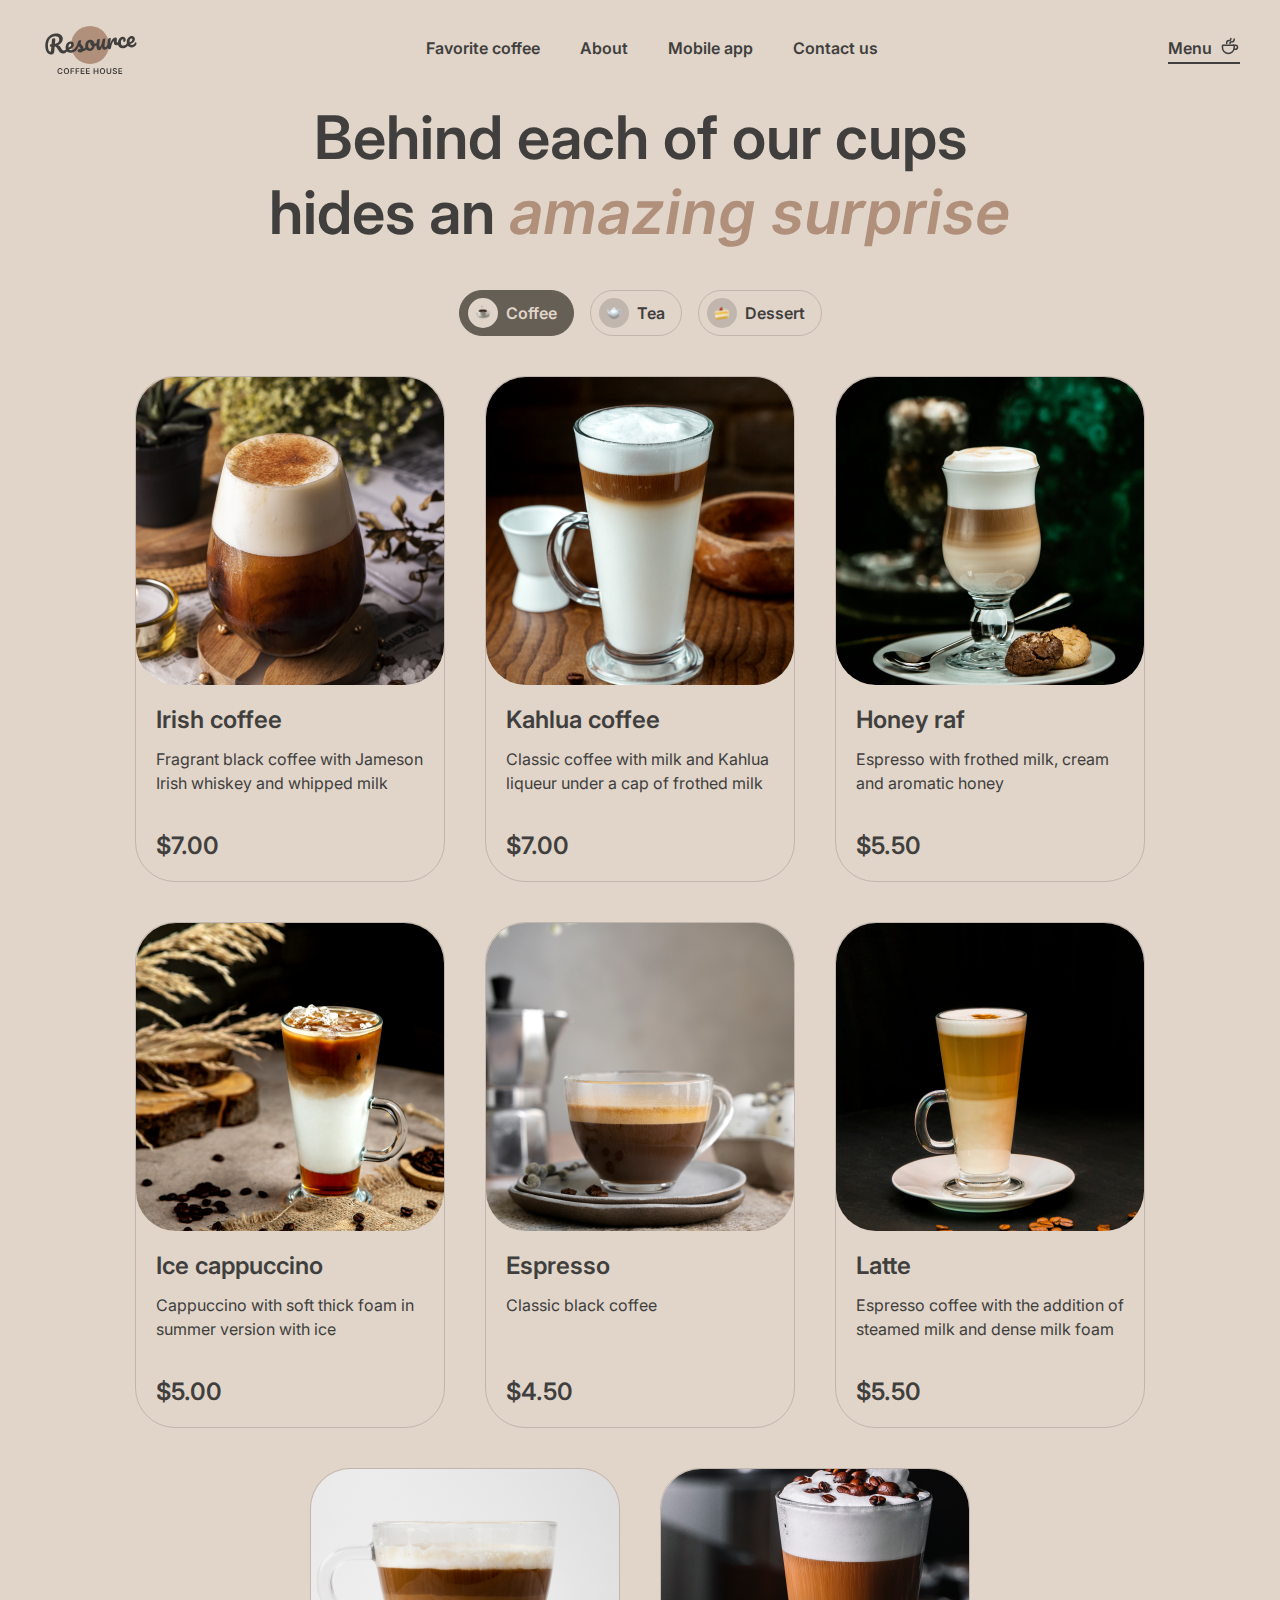
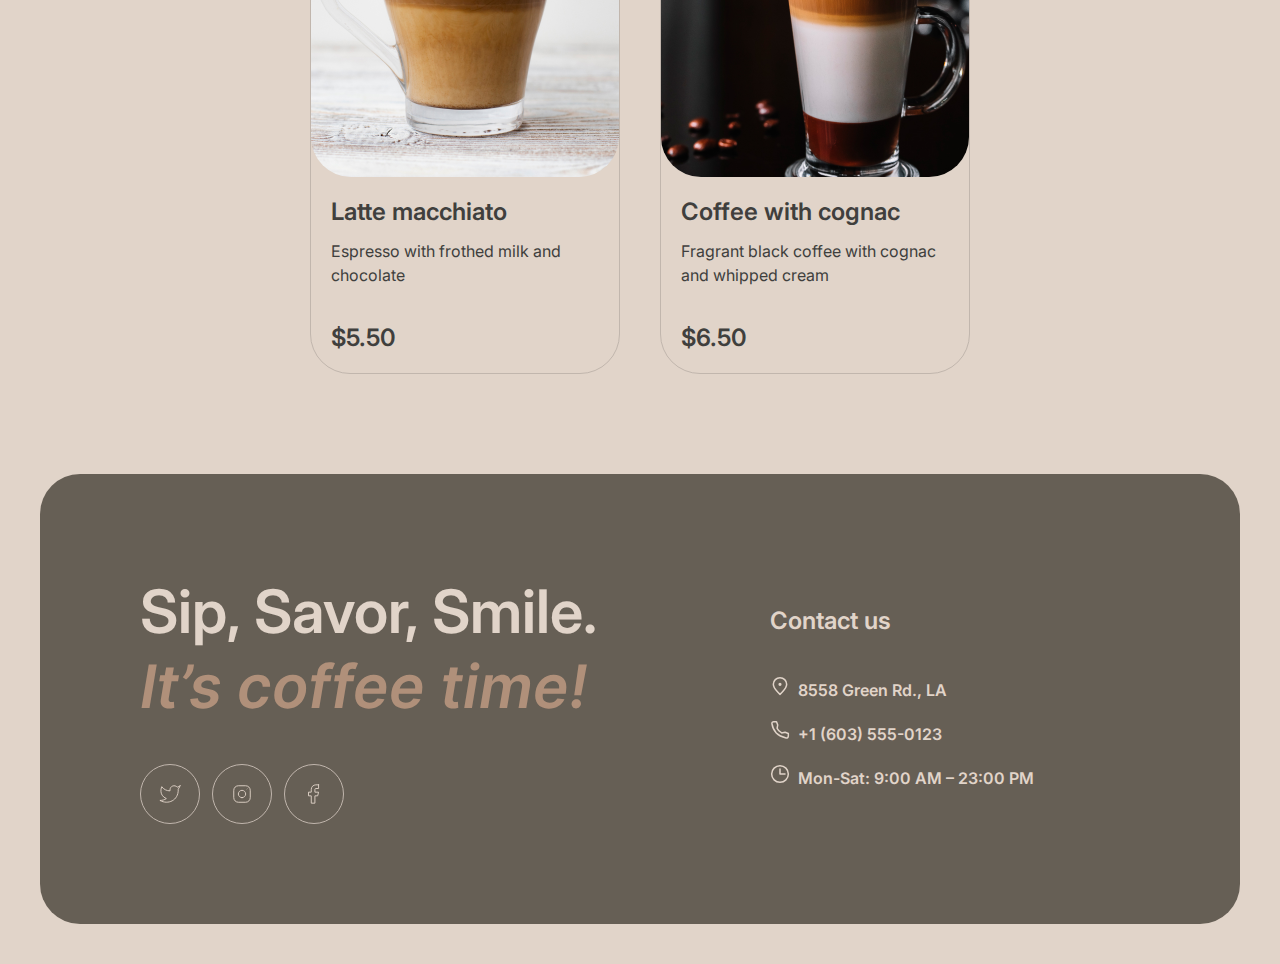
<file: coffee-house/menu.html>
<!DOCTYPE html>
<html lang="en">
<head>
  <meta charset="UTF-8">
  <meta name="viewport" content="width=device-width, initial-scale=1.0">
  <title>Coffee House</title>
  <link rel="preconnect" href="https://fonts.googleapis.com">
  <link rel="preconnect" href="https://fonts.gstatic.com" crossorigin>
  <link href="https://fonts.googleapis.com/css2?family=Inter:wght@400;600&display=swap" rel="stylesheet">
  <link rel="stylesheet" href="./styles/index.css">
  <link rel="icon" type="image/x-icon" href="./images/favicon.ico">
</head>

<body class="body">
  <div class="wrapper">
    <header id="header_menu">
      <div class="header_container">
        <a href="index.html"><img src="./images/logo.svg" alt="Coffee House"></a>
        <div class="header_navigation-block">
          <div class="nav-block_wrapper">
            <nav>
              <ul class="nav_list">
                <li class="nav_list-item"><a href="index.html#favorite-coffee_section" class="nav_list-item_link">Favorite coffee</a></li>
                <li class="nav_list-item"><a href="index.html#about_section" class="nav_list-item_link">About</a></li>
                <li class="nav_list-item"><a href="index.html#mobile-app_section" class="nav_list-item_link">Mobile app</a></li>
                <li class="nav_list-item"><a href="#footer_menu" class="nav_list-item_link">Contact us</a></li>
              </ul>
            </nav>
            <div class="nav_menu-link menu_page">Menu<img src="./images/coffee-cup-icon.svg" alt="Menu Icon"></div>
          </div>  
        </div>
        <div class="burger-menu_button">
          <span></span>
          <span></span>
        </div>
      </div>
    </header>
    
    <main>
      <section>
        <div class="menu_container">
          <h1>Behind each of our cups hides an <span>amazing surprise</span></h1>
          <div class="menu_buttons">
            <button class="menu_button_item coffee active">
              <img src="./images/menu_coffee_icon.svg" alt="Choose Coffee Block">
              <span>Coffee</span>
            </button>
            <button class="menu_button_item tea">
              <img src="./images/menu_tea_icon.svg" alt="Choose Tea Block">
              <span>Tea</span>
            </button>
            <button class="menu_button_item dessert">
              <img src="./images/menu_dessert_icon.svg" alt="Choose Dessert Block">
              <span>Dessert</span>
            </button>
          </div>

          <div class="menu-items_container coffee">
            <div class="menu_single-item_container item1">
              <div class="menu_single-item_photo-frame">
                <img src="./images/coffee_photo1.png" alt="Irish coffee">
              </div>
              <div class="menu_single-item_text">
                <h4>Irish coffee</h4>
                <p>Fragrant black coffee with Jameson Irish whiskey and whipped milk</p>
                <span>$7.00</span>
              </div>
            </div>

            <div class="menu_single-item_container item2">
              <div class="menu_single-item_photo-frame">
                <img src="./images/coffee_photo2.png" alt="Kahlua coffee">
              </div>
              <div class="menu_single-item_text">
                <h4>Kahlua coffee</h4>
                <p>Classic coffee with milk and Kahlua liqueur under a cap of frothed milk</p>
                <span>$7.00</span>
              </div>
            </div>

            <div class="menu_single-item_container item3">
              <div class="menu_single-item_photo-frame">
                <img src="./images/coffee_photo3.png" alt="Honey raf">
              </div>
              <div class="menu_single-item_text">
                <h4>Honey raf</h4>
                <p>Espresso with frothed milk, cream and aromatic honey</p>
                <span>$5.50</span>
              </div>
            </div>

            <div class="menu_single-item_container item4">
              <div class="menu_single-item_photo-frame">
                <img src="./images/coffee_photo4.png" alt="Ice cappuccino">
              </div>
              <div class="menu_single-item_text">
                <h4>Ice cappuccino</h4>
                <p>Cappuccino with soft thick foam in summer version with ice</p>
                <span>$5.00</span>
              </div>
            </div>

            <div class="menu_single-item_container item5">
              <div class="menu_single-item_photo-frame">
                <img src="./images/coffee_photo5.png" alt="Espresso">
              </div>
              <div class="menu_single-item_text">
                <h4>Espresso</h4>
                <p>Classic black coffee</p>
                <span>$4.50</span>
              </div>
            </div>

            <div class="menu_single-item_container item6">
              <div class="menu_single-item_photo-frame">
                <img src="./images/coffee_photo6.png" alt="Latte">
              </div>
              <div class="menu_single-item_text">
                <h4>Latte</h4>
                <p>Espresso coffee with the addition of steamed milk and dense milk foam</p>
                <span>$5.50</span>
              </div>
            </div>

            <div class="menu_single-item_container item7">
              <div class="menu_single-item_photo-frame">
                <img src="./images/coffee_photo7.png" alt="Latte macchiato">
              </div>
              <div class="menu_single-item_text">
                <h4>Latte macchiato</h4>
                <p>Espresso with frothed milk and chocolate</p>
                <span>$5.50</span>
              </div>
            </div>

            <div class="menu_single-item_container item8">
              <div class="menu_single-item_photo-frame">
                <img src="./images/coffee_photo8.png" alt="Coffee with cognac">
              </div>
              <div class="menu_single-item_text">
                <h4>Coffee with cognac</h4>
                <p>Fragrant black coffee with cognac and whipped cream</p>
                <span>$6.50</span>
              </div>
            </div>
          </div>
          
          <div class="menu_preloader-button">
            <svg xmlns="http://www.w3.org/2000/svg" width="24" height="24" viewBox="0 0 24 24" fill="none">
              <path d="M21.8883 13.5C21.1645 18.3113 17.013 22 12 22C6.47715 22 2 17.5228 2 12C2 6.47715 6.47715 2 12 2C16.1006 2 19.6248 4.46819 21.1679 8" stroke="#403F3D" stroke-linecap="round" stroke-linejoin="round"/>
              <path d="M17 8H21.4C21.7314 8 22 7.73137 22 7.4V3" stroke="#403F3D" stroke-linecap="round" stroke-linejoin="round"/>
            </svg>
          </div>
          
        </div>
      </section>
    </main>
    
    <footer class="footer" id="footer_menu">
      <div class="footer_container">
        <div class="footer_social-media">
          <h2>Sip, Savor, Smile. <span>It’s coffee time!</span></h2>
          <ul>
            <li><a href="#" class="footer_social-media_link twitter">
              <svg xmlns="http://www.w3.org/2000/svg" width="24" height="24" viewBox="0 0 24 24" fill="none">
                <path d="M23 3.01006C23 3.01006 20.9821 4.20217 19.86 4.54006C19.2577 3.84757 18.4573 3.35675 17.567 3.13398C16.6767 2.91122 15.7395 2.96725 14.8821 3.29451C14.0247 3.62177 13.2884 4.20446 12.773 4.96377C12.2575 5.72309 11.9877 6.62239 12 7.54006V8.54006C10.2426 8.58562 8.50127 8.19587 6.93101 7.4055C5.36074 6.61513 4.01032 5.44869 3 4.01006C3 4.01006 -1 13.0101 8 17.0101C5.94053 18.408 3.48716 19.109 1 19.0101C10 24.0101 21 19.0101 21 7.51006C20.9991 7.23151 20.9723 6.95365 20.92 6.68006C21.9406 5.67355 23 3.01006 23 3.01006Z" stroke="#E1D4C9" stroke-linecap="round" stroke-linejoin="round"/>
              </svg>
            </a></li>
            <li><a href="#" class="footer_social-media_link instagram">
              <svg xmlns="http://www.w3.org/2000/svg" width="24" height="24" viewBox="0 0 24 24" fill="none">
                <path d="M12 16C14.2091 16 16 14.2091 16 12C16 9.79086 14.2091 8 12 8C9.79086 8 8 9.79086 8 12C8 14.2091 9.79086 16 12 16Z" stroke="#E1D4C9" stroke-linecap="round" stroke-linejoin="round"/>
                <path d="M3 16V8C3 5.23858 5.23858 3 8 3H16C18.7614 3 21 5.23858 21 8V16C21 18.7614 18.7614 21 16 21H8C5.23858 21 3 18.7614 3 16Z" stroke="#E1D4C9"/>
                <path d="M17.5 6.51L17.51 6.49889" stroke="#E1D4C9" stroke-linecap="round" stroke-linejoin="round"/>
              </svg>
            </a></li>
            <li><a href="#" class="footer_social-media_link facebook">
              <svg xmlns="http://www.w3.org/2000/svg" width="24" height="24" viewBox="0 0 24 24" fill="none">
                <path d="M17 2H14C12.6739 2 11.4021 2.52678 10.4645 3.46447C9.52678 4.40215 9 5.67392 9 7V10H6V14H9V22H13V14H16L17 10H13V7C13 6.73478 13.1054 6.48043 13.2929 6.29289C13.4804 6.10536 13.7348 6 14 6H17V2Z" stroke="#E1D4C9" stroke-linecap="round" stroke-linejoin="round"/>
              </svg>
            </a></li>
          </ul>
        </div>
        <div class="footer_contacts">
          <h3>Contact us</h3>
          <ul>            
            <li><a href="https://maps.app.goo.gl/24zaf4mjcr9ReULf6" target="_blank" class="footer_contact_item">
              <img src="./images/contact_map-icon.svg" alt="Map">8558 Green Rd., LA
            </a></li>
            <li><a href="tel:+16035550123" class="footer_contact_item">
              <img src="./images/contact_phone-icon.svg" alt="Phone">+1 (603) 555-0123
            </a></li>
            <li><span class="footer_contact_item">
              <img src="./images/contact_clock-icon.svg" alt="Clock">Mon-Sat: 9:00 AM – 23:00 PM
            </span></li>
          </ul>
        </div>
      </div>
    </footer>
  </div>
  <script src="./js/header_burger_menu.js"></script>
</body>
</html>
</file>
<file: coffee-house/styles/index.css>
html {
  height: 100%;
  scroll-behavior: smooth;
}

*, *::after, *::before {
  margin: 0;
  padding: 0;
  box-sizing: border-box;
}

:root {
  --text-dark: #403F3D;
  --text-accent: #B0907A;
  --text-light: #E1D4C9;
  --background-body: #E1D4C9;
  --background-container: #665F55;
  --background-backdrop: rgba(64, 63, 61, 0.80);
  --border-dark: #665F55;
  --border-light: #C1B6AD; 
}

@font-face {
  font-family: Inter_SemiBold_Italic;
  src: url(../fonts/Inter-SemiBoldItalic.otf);
  font-weight: 600;
}

@font-face {
  font-family: Inter_Inter-Regular;
  src: url(../fonts/Inter-Regular.otf);
  font-weight: 400;
}

body {
  width: 100%;
  height: 100%;
  background-color: var(--background-body);
  font-family: 'Inter', sans-serif;
  font-style: normal;
}

body.show_menu {
  overflow: hidden;
}

.wrapper {
  max-width: 1440px;
  min-height: 100%;
  margin: 0 auto;
  padding: 20px 40px 40px 40px;
  display: flex;
  flex-flow: column nowrap;
}

@media screen and (max-width: 730px) { 
  .wrapper {
    padding: 20px 16px 40px 16px;
  }
}

/* ---------- Header ---------- */

.header_container {
  display: flex;
  flex-flow: row nowrap;
  justify-content: space-between;
  align-items: center;
  width: 100%;
  margin-bottom: 16px;
}

.header_navigation-block {
  display: flex;
  width: calc(50% + 214px);
  height: auto;
}

.nav-block_wrapper {
  display: flex;
  flex-flow: row nowrap;
  align-items: baseline;
  justify-content: space-between;
  width: 100%;
}

.nav_list {
  display: flex;
  flex-flow: row nowrap;
  gap: 40px;
  list-style-type: none;
}

.nav_list-item_link {
  position: relative;
  text-decoration: none;
  color: var(--text-dark);
  font-size: 16px;
  font-weight: 600;
}

.nav_list-item_link::after{
  content: "";
  position: absolute;
  width: 100%;
  height: 2px;
  bottom: -6px;
  background-color: var(--text-dark);
  left: 0%; 
  opacity: 0;
  transition: opacity 0.3s ease-in-out;
}

.nav_menu-link.home_page {
  display: flex;
  align-items: flex-end;
  position: relative;
  text-decoration: none;
  color: var(--text-dark);
  font-size: 16px;
  font-weight: 600;
  line-height: 100%;
  margin-bottom: 12px;
}

.nav_menu-link.home_page::after{
  content: "";
  position: absolute;
  width: 100%;
  height: 2px;
  bottom: -8px;
  background-color: var(--text-dark);
  left: 0%; 
  opacity: 0;
  transition: opacity 0.3s ease-in-out;
}

/* Header menu item on the main page is non-interactive */
.nav_menu-link.menu_page {
  display: flex;
  align-items: flex-end;
  position: relative;
  color: var(--text-dark);
  font-size: 16px;
  font-weight: 600;
  line-height: 100%;
  margin-bottom: 12px;
}

.nav_menu-link.menu_page::after{
  content: "";
  position: absolute;
  width: 100%;
  height: 2px;
  bottom: -8px;
  background-color: var(--text-dark);
  left: 0%; 
}

.nav_menu-link img {
  margin-left: 8px;
}

.burger-menu_button {
  display: none;
  position: relative;
  width: 44px;
  height: 44px;
  justify-content: center;
  align-items: center;
  flex-shrink: 0;
  border-radius: 100px;
  border: 1px solid var(--border-dark);
  margin-bottom: 4px;
}

.burger-menu_button span {
  position: absolute;
  width: 18px;
  height: 1px;
  border: none;
  border-radius: 1.5px;
  background-color: var(--text-dark); 
  transition: transform 0.2s;
}

.burger-menu_button span:nth-child(1) {
  transform: translateY(-4px);
}

.burger-menu_button span:nth-child(2) {
  transform: translateY(4px);
}

.burger-menu_button.show_menu span:nth-child(1) {
  transform: translateY(0) rotate(-45deg);
}

.burger-menu_button.show_menu span:nth-child(2) {
  transform: translateY(0) rotate(45deg);
}

/*.header_navigation-block {
  display: flex;
  width: calc(50% + 214px);
  height: auto;
}

.nav-block_wrapper {
  display: flex;
  flex-flow: row nowrap;
  align-items: baseline;
  justify-content: space-between;
  width: 100%;
}*/

@media screen and (max-width: 768px) {
  .header_navigation-block {
    display: flex;
    justify-content: flex-start;
    flex: 1 0 0;
    width: 100%;
    height: 100%;
    padding: 60px 40px;
    position: fixed;
    right: -100%;
    top: 100px;
    z-index: 10;
    background-color: var(--background-body);
    visibility: hidden;
    transition: all 0.4s;
  }
  .header_navigation-block.show_menu {
    transform: translateX(-100%);
    visibility: visible;
  }
  .nav-block_wrapper {
    display: flex;
    flex-flow: column nowrap;
    align-items: center;
    justify-content: flex-start;
    flex: 1 0 0;
    gap: 100px;
    width: 100%;
    height: calc(100% - 80px);
    overflow-y: auto;
  }
  .nav-block_wrapper nav {
    align-self: stretch;
  }
  .nav_list {
    display: flex;
    flex-flow: column nowrap;
    align-items: center;
    gap: 60px;
  }
  .nav_list-item_link {
    font-size: 32px;
    font-weight: 600;
    line-height: 125%;
    text-align: center;
  }
  .nav_menu-link.home_page,
  .nav_menu-link.menu_page {
    font-size: 32px;
    font-weight: 600;
    line-height: 125%;
    margin-bottom: 0;
  }  
  .nav_menu-link img {
    margin-left: 16px;
    width: 40px;
    height: 40px;
  }
  .burger-menu_button {
    display: flex;
    cursor: pointer;
  }
}

@media screen and (max-width: 380px) {
  .header_navigation-block {
    padding: 60px 16px;
  }
}

/* ---------- Enjoy section ---------- */

.main {
  flex-grow: 1;
}

.enjoy_container {
  position: relative;
  width: 100%;
  height: auto;
  border-radius: 40px;
  overflow: hidden;
}

.enjoy_container video {
  position: absolute;
  left: 50%;
  top: 50%;
  transform: translate(-50%, -50%);
  object-fit: cover;
  z-index: -1;
  width: 100%;
  height: 100%;
}

.enjoy_text {
  display: flex;
  flex-flow: column nowrap;
  gap: 40px;
  max-width: 530px;
  margin: 100px auto 100px 100px;
}

.enjoy_text h1 {
  color: var(--text-light);
  font-size: 72px;
  font-weight: 600;
  line-height: 105%;
  text-align: left;
}

.enjoy_text h1 span {
  color: var(--text-accent);
  font-family: Inter_SemiBold_Italic;
}

.enjoy_text p {
  color: var(--text-light);
  font-size: 16px;
  font-weight: 400;
  line-height: 150%;
  text-align: left;
}

.enjoy_button {
  display: flex;
  align-items: center;
  justify-content: center;
  text-decoration: none;
  background: var(--background-body);
  width: 200px;
  padding: 20px 0;
  border-radius: 100px;
  text-align: center;
}

.enjoy_button-text {
  position: relative;
  transition: transform 0.5s ease-in-out;
  color: var(--text-dark);  
  font-size: 16px;
  font-weight: 600;
  line-height: 150%;
}

.enjoy_button-text::after {
  content: url(../images/coffee-cup-icon.svg);
  position: absolute;
  top: 0px;
  right: -28px;
  opacity: 0;
  transition: opacity 0.5s ease-in-out;
}

@media screen and (max-width: 940px) {
  .enjoy_text {
    margin: 100px 60px;
  } 
}

@media screen and (max-width: 730px) {
  .enjoy_text {
    margin: 60px 16px;
  }
  .enjoy_text h1 {
    font-size: 42px;
    line-height: 115%;
  }
}

/* ---------- Favourite Coffee section ---------- */

.favourite-coffee {
  display: flex;
  flex-flow: column nowrap;
  align-items: center;
  margin-top: 100px;
}

h2 { /* Sections Favourite-coffee, About, Mobile app */
  color: var(--text-dark);
  text-align: left;
  font-size: 60px;
  font-weight: 600;
  line-height: 125%;
}

.favourite-coffee h2 {
  text-align: center;
}

h2 > span {
  color: var(--text-accent);
  font-family: Inter_SemiBold_Italic;
}

@media screen and (max-width: 730px) {
  h2 {
    font-size: 32px;
  }
}

.favourite_carousel {
  display: flex;
  flex-flow: row nowrap;
  justify-content: space-between;
  align-items: center;
  width: 100%;
  margin-top: 40px;
}

.carousel_arrow svg{
  width: 60px;
  height: 60px;
  margin: 0 4px 44px 4px;
  padding: 18px;
  border: 1px solid var(--border-dark);
  border-radius: 100px;
  transition: background-color 0.4s ease-in-out;
}

.carousel_arrow svg path{
  transition: stroke 0.4s ease-in-out;
}

.carousel_switching-area {
  display: flex;
  flex-flow: column nowrap;
  align-items: center;
  justify-content: flex-start;
  gap: 40px;
  width: 100%;
}

.carousel_slide-window {
  width: 480px;
  height: auto;
  overflow: hidden;
}

.carousel_slide-train {
  display: flex;
  flex-flow: row nowrap;
  gap: 50px;
  position: relative;
  left: 0px;
  transition: 0.5s ease-in-out;
}

.carousel_slide {
  display: flex;
  flex-flow: column nowrap;
  width: 480px;
}

.carousel_slide h3 {
  margin-top: 20px;
  color: var(--text-dark);
  text-align: center;
  font-size: 24px;
  font-weight: 600;
  line-height: 125%;
}

.carousel_slide p {
  margin-top: 16px;
  color: var(--text-dark);
  text-align: center;
  font-size: 16px;
  font-weight: 400;
  line-height: 150%;
}

.carousel_slide span {
  margin-top: 16px;
  color: var(--text-dark);
  text-align: center;
  font-size: 24px;
  font-weight: 600;
  line-height: 125%;
}

.carousel_pagination {
  display: flex;
  flex-flow: row nowrap;
  gap: 12px;
}

.carousel_pagination_control {
  width: 40px;
  height: 4px;
  border: none;
  border-radius: 100px;
  background-color: var(--border-light);
}

.carousel_pagination_control div {
  width: 0%;
  height: 100%;
  background-color: var(--border-dark);
}

@keyframes progress {
  from {width: 0%;}
  to {width: 100%;}
}

.carousel_pagination_control.active div {
  animation: progress 5s linear;
  animation-play-state: running;
}

.carousel_pagination_control.active.paused div{
  animation-play-state: paused;
}

@media screen and (max-width: 768px) {
  .carousel_arrow svg{
    margin: 0;
  }
}

@media screen and (max-width: 730px) {
  .favourite_carousel {
    display: flex;
    flex-flow: row nowrap;
    justify-content: center;
  }
  .carousel_arrow {
    display: none;
  }
}

@media screen and (max-width: 506px) {
  .carousel_slide {
    max-width: 100%;
  }
}

/* ---------- About section ---------- */

.about {
  display: flex;
  flex-flow: column nowrap;
  align-items: center;
  margin-top: 100px;
}

.about_gallery {
  display: flex;
  flex-flow: row nowrap;
  justify-content: center;
  gap: 40px;
  margin-top: 40px;
  width: 100%;
}

.about_gallery_column {
  display: flex;
  flex-flow: column nowrap;
  gap: 40px;
  max-width: calc((100% - 40px) * 0.5);
  overflow: hidden;
}

.about_gallery_photo {
  display: flex;
  justify-content: center;
  align-items: center;
  width: 100%;
  overflow: hidden;
  border: none;
  border-radius: 20px;  
}

.about_gallery_photo.photo_1,
.about_gallery_photo.photo_4 {
  height: 590px; 
}

.about_gallery_photo.photo_2,
.about_gallery_photo.photo_3 {
  height: 430px; 
}

.about_gallery_photo img {
  width: 726px;
  height: 726px;
  transition: width 0.3s ease-out, 
    height 0.3s ease-out;
}

@media screen and (max-width: 768px) {
  .about_gallery {
    display: flex;
    flex-flow: column nowrap;
    justify-content: flex-start;
    align-items: center;
    gap: 40px;
  }
  .about_gallery_column {
    max-width: 100%;
  }
  .about_gallery_photo.photo_2,
  .about_gallery_photo.photo_3 {
    display: none;
  }
  /*.about_gallery_photo:hover > img {
    width: 688px;
    height: 688px;
  }*/
}

/* ---------- Mobile App section ---------- */

.mobile-app {
  display: flex;
  flex-flow: row nowrap;
  justify-content: space-between;
  align-items: center;
  margin-top: 100px;
  width: 100%;
}

.mobile-app_image {
  max-width: 630px;
  max-height: 630px;
}

.mobile-app_image img {
  width: 100%;
  height: auto;
}

.mobile-app_offer {
  display: flex;
  flex-flow: column nowrap;
  gap: 40px;
  align-items: flex-start;
  flex-shrink: 0;
  max-width: 630px;
  text-align: left;
}

.mobile-app_offer p {
  color: var(--text-dark);
  font-size: 16px;
  font-weight: 400;
  line-height: 150%;
}

.buy-app_buttons {
  display: flex;
  flex-flow: row nowrap;
  justify-content: flex-start;
  align-items: center;
  gap: 20px;
}

.buy-app_link {
  text-decoration: none;
  width: 200px;
  height: 64px;
  display: flex;
  flex-flow: row nowrap;
  align-items: center;
  justify-content: flex-start;
  gap: 8px;
  padding: 12px 20px;
  border-radius: 100px;
  border: 1px solid var(--border-dark);
  transition: background-color 0.4s ease-in-out;
}

.buy-app_link svg path{
  transition: fill 0.4s ease-in-out;
}

.buy-app_link_text {
  display: flex;
  flex-flow: column nowrap;
  justify-content: center;
  align-items: flex-start;
  color: var(--text-dark);
  font-weight: 600;
  transition: color 0.4s ease-in-out;
}

.buy-app_link_text span:first-child {
  font-size: 10px;
  line-height: 140%;
}

.buy-app_link_text span:nth-child(2) {
  font-size: 16px;
  line-height: 150%;
}

@media screen and (max-width: 1100px) {
  .mobile-app {
    display: flex;
    flex-flow: column nowrap;
    justify-content: flex-start;
    align-items: center;
    gap: 100px;
  }
  .mobile-app_offer {
    max-width: 100%;
  }
  .mobile-app_image {
    max-width: 630px;
    max-height: 630px;
  }
}

@media screen and (max-width: 730px) {
  .mobile-app {
    gap: 40px;
  }
  .buy-app_buttons {
    display: flex;
    flex-flow: column nowrap;
    align-items: flex-start;
  }
}

/* ---------- Footer ---------- */

.footer_container {
  display: flex;
  flex-flow: row nowrap;
  align-items: center;
  justify-content: flex-start;
  gap: 100px;
  margin-top: 100px;
  padding: 100px;
  background-color: var(--background-container);
  border: none;
  border-radius: 40px;
}

.footer_social-media {
  display: flex;
  flex-flow: column nowrap;
  align-items: flex-start;
  gap: 40px;
  max-width: 530px;
}

.footer_social-media h2 {
  color: var(--text-light);
}

.footer_social-media ul {
  display: flex;
  flex-flow: row nowrap;
  gap: 12px;
  list-style-type: none;
}

.footer_social-media_link {
  display: flex;
  align-items: center;
  justify-content: center;
  width: 60px;
  height: 60px;
  padding: 18px;
  border-radius: 100px;
  border: 1px solid var(--border-light);
  transition: background-color 0.4s ease-in-out;
}

.footer_social-media_link svg path{
  transition: stroke 0.4s ease-in-out;
}

.footer_contacts {
  display: flex;
  flex-flow: column nowrap;
  align-items: flex-start;
  max-width: 530px;
}

.footer_contacts h3 {
  color: var(--text-light);
  font-size: 24px;
  font-weight: 600;
  line-height: 125%;
  padding-bottom: 40px;
}

.footer_contacts ul {
  list-style-type: none;
  display: flex;
  flex-flow: column nowrap;
  gap: 16px;
}

.footer_contacts ul li {
  display: flex;
  flex-flow: row nowrap;
  align-self: flex-start;
  flex-shrink: 0;
  padding-bottom: 2px;
}

.footer_contact_item {
  position: relative;
  color: var(--text-light);
  font-size: 16px;
  font-weight: 600;
  line-height: 150%;
}

a.footer_contact_item {
  text-decoration-line: none;
}

a.footer_contact_item::after {
  content: "";
  position: absolute;
  width: 100%;
  height: 2px;
  bottom: -3px;
  background-color: var(--text-light);
  left: 0%; 
  opacity: 0;
  transition: opacity 0.3s ease-in-out;
}

.footer_contact_item img {
  padding-right: 8px;
}

@media screen and (max-width: 1190px) {
  .footer_container {
    display: flex;
    flex-flow: column nowrap;
    align-items: flex-start;
    gap: 100px;
  }
}

@media screen and (max-width: 780px) {
  .footer_container {
    padding: 100px 60px;
  }
}

@media screen and (max-width: 730px) { 
  .footer_container {
    padding: 60px 16px;
    flex-flow: column nowrap;
    align-items: flex-start;
    gap: 40px;
  }
}

/* ---------- Menu page ---------- */

.menu_container {
  display: flex;
  flex-flow: column nowrap;
  align-items: center;
  gap: 40px;
  width: 100%;
}

.menu_container h1 {
  color: var(--text-dark);
  text-align: center;
  font-size: 60px;
  font-weight: 600;
  line-height: 125%;
  max-width: 800px;
}

.menu_container h1 span {
  color: var(--text-accent);
  font-family: Inter_SemiBold_Italic;
}

.menu_buttons {
  display: flex;
  flex-flow: row nowrap;
  gap: 16px;
}

.menu_button_item {
  display: flex;
  flex-flow: row nowrap;
  align-items: center;
  gap: 8px;
  height: 46px;
  padding: 8px 16px 8px 8px;
  border-radius: 100px;
  border: 1px solid var(--border-light);
  background-color: transparent;
  transition: background-color 0.4s ease-in-out,
    border-color 0.4s ease-in-out;
}

.menu_button_item span {
  color: var(--text-dark, #403F3D);
  font-family: Inter;
  font-size: 16px;
  font-style: normal;
  font-weight: 600;
  line-height: 150%;
  transition: color 0.4s ease-in-out;
}

.menu_button_item img {
  display: flex;
  justify-content: center;
  align-items: center;
  width: 30px;
  height: 30px;
  padding: 3px 7px;
  background-color: var(--border-light);
  border-radius: 100px;
  transition: background-color 0.4s ease-in-out;
}

/* Active (chosen) button */
.menu_button_item.active {
  cursor: text;
  background-color: var(--background-container);
  border-color: var(--background-container);
}

.menu_button_item.active span {
  color: var(--text-light);
}

.menu_button_item.active img {
  background-color: var(--background-body);
}

.menu-items_container {
  display: flex;
  flex-flow: row wrap;
  justify-content: center;
  align-items: center;
  gap: 40px 40px;
  width: 100%;
}

.menu_single-item_container {
  display: flex;
  flex-flow: column nowrap;
  flex-shrink: 0;
  width: 310px;
  height: 506px;
  border-radius: 40px;
  border: 1px solid var(--border-light);
}

.menu_single-item_photo-frame {
  display: flex;
  align-items: center;
  justify-content: center;
  align-self: center;
  width: 100%;
  height: 308px;
  flex-shrink: 0;
  border-radius: 40px;
  overflow: hidden;
}

.menu_single-item_photo-frame img {
  width: 340px;
  height: 340px;
  transition: width 0.3s ease-out, 
    height 0.3s ease-out;
}

.menu_single-item_text {
  display: flex;
  flex-flow: column nowrap;
  align-self: flex-start;
  justify-content: space-between;
  padding: 20px;
  color: var(--text-dark);
  text-align: left;
  height: 100%;
}

.menu_single-item_text h4 {
  font-size: 24px;
  font-weight: 600;
  line-height: 125%;
  margin-bottom: 12px;
}

.menu_single-item_text p {
  font-size: 16px;
  font-weight: 400;
  line-height: 150%;
}

.menu_single-item_text span {
  font-size: 24px;
  font-weight: 600;
  line-height: 125%;
  margin-top: auto;
}

.menu_preloader-button {
  display: none;
  width: 60px;
  height: 60px;
  padding: 18px;
  border: 1px solid var(--border-dark);
  border-radius: 100px;
  transition: background-color 0.4s ease-in-out;
}

.menu_preloader-button svg path{
  transition: stroke 0.4s ease-in-out;
}

@media screen and (max-width: 768px) {
  .menu_single-item_container.item5,
  .menu_single-item_container.item6,
  .menu_single-item_container.item7,
  .menu_single-item_container.item8 {
    display: none;
  }
  .menu_preloader-button {
    display: inline-block;
  }
}

@media screen and (max-width: 730px) {
  .menu_container h1 {
    font-size: 32px;
    line-height: 125%;
  }
}

@media screen and (max-width: 380px) {
  .menu_buttons {
    gap: 8px;
  }
}

/* ---------- Hover effects ---------- */

@media (hover: hover) and (pointer: fine) {
  .nav_list-item_link:hover::after {
    opacity: 1;
  }
  .nav_menu-link.home_page:hover::after {
    opacity: 1;
  }
  .enjoy_button:hover > .enjoy_button-text {
    transform: translateX(-14px);
  }
  .enjoy_button:hover > .enjoy_button-text::after {
    opacity: 1;
  }
  .carousel_arrow:hover {
    cursor: pointer;
  }
  .carousel_arrow:hover > svg {
    background-color: var(--background-container);
  }  
  .carousel_arrow:hover > svg > path{
    stroke: var(--text-light);
  }
  .about_gallery_photo:hover > img {
    width: 660px;
    height: 660px;
  }
  @media screen and (max-width: 768px) {
    .about_gallery_photo:hover > img {
      width: 688px;
      height: 688px;
    }
  }
  .buy-app_link:hover {
    background-color: var(--background-container);
  }  
  .buy-app_link:hover > .buy-app_link_text {
    color: var(--text-light);
  }  
  .buy-app_link:hover > svg > path {
    fill: var(--text-light);
  }
  .footer_social-media_link:hover {
    background-color: var(--background-body);
  }
  .footer_social-media_link:hover > svg > path {
    stroke: var(--text-dark);
  }
  a.footer_contact_item:hover::after {
    opacity: 1;
  }
  .menu_button_item:hover {
    cursor: pointer;
    background-color: var(--background-container);
    border-color: var(--background-container);
  }  
  .menu_button_item:hover span {
    color: var(--text-light);
  }  
  .menu_button_item:hover img{
    background-color: var(--background-body);
  }
  .menu_button_item.active:hover {
    cursor: text;
    background-color: var(--background-container);
    border-color: var(--background-container);
  }
  .menu_button_item.active:hover span {
    color: var(--text-light);
  }
  .menu_button_item.active:hover img {
    background-color: var(--background-body);
  }
  .menu_single-item_container:hover > .menu_single-item_photo-frame > img {
    width: 310px;
    height: 310px;
  }
  .menu_preloader-button:hover {
    cursor: pointer;
  }  
  .menu_preloader-button:hover {
    background-color: var(--background-container);
  }  
  .menu_preloader-button:hover > svg > path{
    stroke: var(--text-light);
  }
}

@media (hover: none) or (pointer: coarse) or (pointer: none) {
  /* Menu button in the Enjoy section on touchscreen devices */
  .enjoy_button-text {
    transform: translateX(-14px);
  }
  .enjoy_button-text::after {
    opacity: 1;
  }
}
</file>
